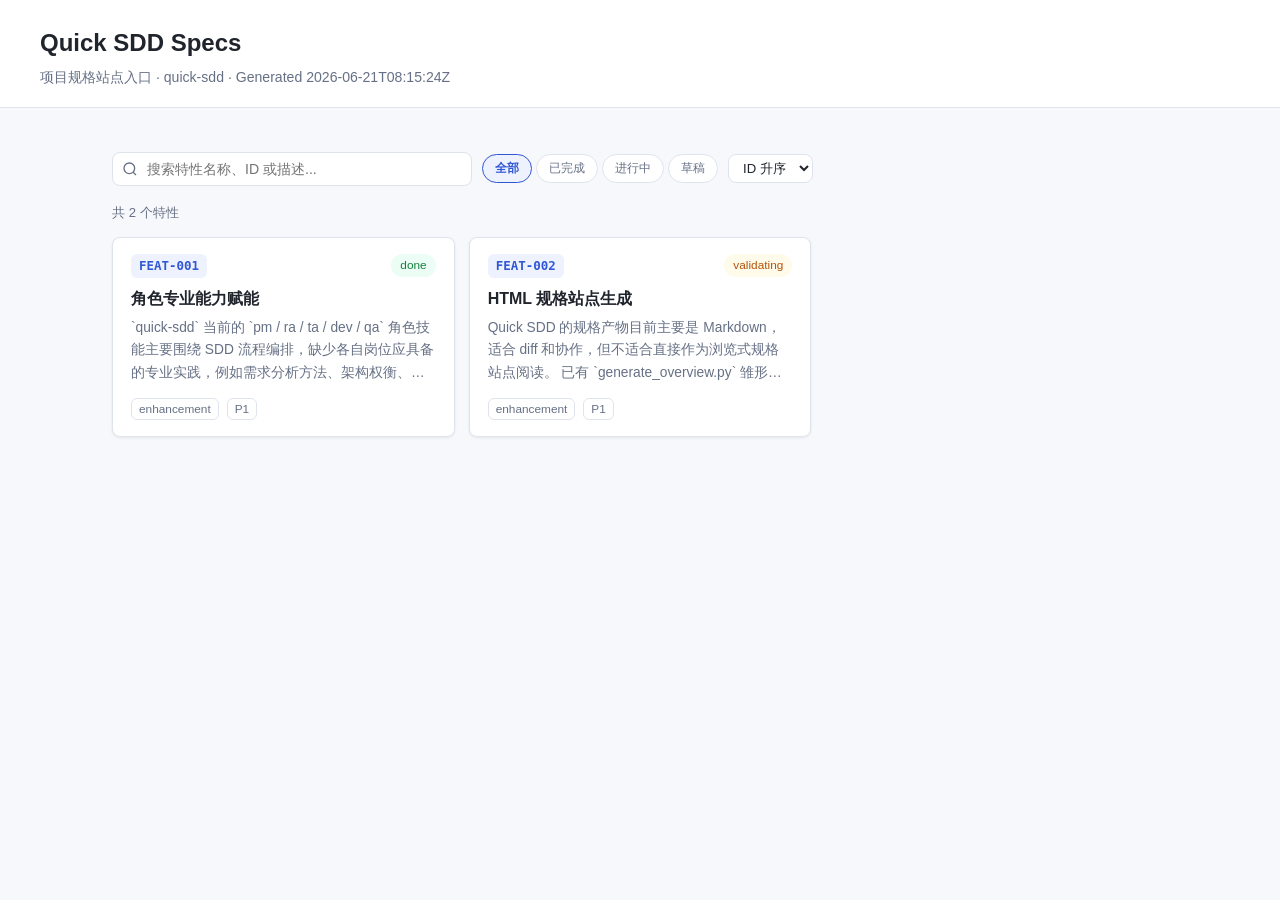
<file: codespec/index.html>
<!DOCTYPE html>
<html lang="zh-CN">
<head>
<meta charset="UTF-8">
<meta name="viewport" content="width=device-width,initial-scale=1.0">
<title>Quick SDD Specs</title>
<style>/* Quick SDD Specs Index — Canonical CSS Template
 * Source of truth: skills/quick-sdd/templates/html/index.css
 * Any project using quick-sdd reads from this file to ensure style consistency.
 * Edit this file to change the index page design; do NOT edit the Python script's CSS string.
 */
*, *::before, *::after {
  box-sizing: border-box;
}

:root {
  --bg: #f7f8fb;
  --surface: #fff;
  --border: #dfe4ec;
  --text: #20242c;
  --muted: #667085;
  --accent: #3158d4;
  --accent-bg: #eef2ff;
  --done: #15803d;
  --draft: #64748b;
  --shadow: 0 1px 3px rgba(16, 24, 40, .08);
  --radius: 8px;
  --radius-lg: 12px;
}

body {
  margin: 0;
  background: var(--bg);
  color: var(--text);
  font-family: -apple-system, BlinkMacSystemFont, "Segoe UI", Roboto, "Noto Sans SC", "Microsoft YaHei", sans-serif;
  line-height: 1.6;
}

header {
  padding: 24px 40px 18px;
  border-bottom: 1px solid var(--border);
  background: var(--surface);
}

main {
  max-width: 1120px;
  margin: 0 auto;
  padding: 24px 32px 64px;
}

h1 {
  margin: 0 0 4px;
  font-size: 1.5rem;
  letter-spacing: 0;
}

.meta {
  color: var(--muted);
  font-size: .88rem;
}

/* ── Controls ── */
.controls {
  display: flex;
  gap: 10px;
  align-items: center;
  margin: 20px 0 16px;
  flex-wrap: wrap;
}

.search-box {
  position: relative;
  flex: 1;
  min-width: 200px;
  max-width: 360px;
}

.search-box input {
  width: 100%;
  padding: 8px 12px 8px 34px;
  border: 1px solid var(--border);
  border-radius: var(--radius);
  font-size: .88rem;
  background: var(--surface);
  color: var(--text);
  outline: none;
  transition: border-color .15s;
}

.search-box input:focus {
  border-color: var(--accent);
}

.search-box svg {
  position: absolute;
  left: 10px;
  top: 50%;
  transform: translateY(-50%);
  color: var(--muted);
  pointer-events: none;
}

.filter-group {
  display: flex;
  gap: 4px;
  flex-wrap: wrap;
}

.filter-btn {
  padding: 5px 12px;
  border: 1px solid var(--border);
  border-radius: 999px;
  background: var(--surface);
  font-size: .78rem;
  color: var(--muted);
  cursor: pointer;
  transition: all .15s;
  white-space: nowrap;
}

.filter-btn:hover {
  border-color: #b8c3d8;
  color: var(--text);
}

.filter-btn.active {
  background: var(--accent-bg);
  border-color: var(--accent);
  color: var(--accent);
  font-weight: 600;
}

.sort-select {
  padding: 5px 10px;
  border: 1px solid var(--border);
  border-radius: var(--radius);
  font-size: .82rem;
  background: var(--surface);
  color: var(--text);
  cursor: pointer;
  outline: none;
}

.result-info {
  font-size: .82rem;
  color: var(--muted);
  margin-bottom: 14px;
}

/* ── Grid ── */
.grid {
  display: grid;
  grid-template-columns: repeat(auto-fill, minmax(280px, 1fr));
  gap: 14px;
}

.card {
  display: flex;
  flex-direction: column;
  text-decoration: none;
  color: inherit;
  background: var(--surface);
  border: 1px solid var(--border);
  border-radius: var(--radius);
  padding: 16px 18px;
  box-shadow: var(--shadow);
  min-height: 156px;
  transition: border-color .15s, box-shadow .15s;
}

.card:hover {
  border-color: #b8c3d8;
  box-shadow: 0 2px 8px rgba(16, 24, 40, .1);
}

.card-head {
  display: flex;
  gap: 8px;
  align-items: center;
  margin-bottom: 8px;
}

.id {
  font-family: "SF Mono", Consolas, monospace;
  font-weight: 700;
  color: var(--accent);
  background: var(--accent-bg);
  border-radius: 6px;
  padding: 2px 8px;
  font-size: .78rem;
}

.status {
  margin-left: auto;
  border-radius: 999px;
  padding: 2px 9px;
  font-size: .74rem;
  background: #f1f5f9;
  color: var(--draft);
}

.status.done, .status.accepted, .status.pass {
  background: #ecfdf5;
  color: var(--done);
}

.status.ready, .status.validating, .status.draft {
  background: #fffbeb;
  color: #b45309;
}

.title {
  font-size: 1rem;
  font-weight: 700;
  margin-bottom: 6px;
}

.desc {
  font-size: .86rem;
  color: var(--muted);
  display: -webkit-box;
  -webkit-line-clamp: 3;
  -webkit-box-orient: vertical;
  overflow: hidden;
  flex: 1;
}

.foot {
  display: flex;
  gap: 8px;
  flex-wrap: wrap;
  margin-top: 14px;
}

.tag {
  font-size: .74rem;
  color: var(--muted);
  border: 1px solid var(--border);
  border-radius: 6px;
  padding: 1px 7px;
}

/* ── Pagination ── */
.pagination {
  display: flex;
  justify-content: center;
  align-items: center;
  gap: 6px;
  margin-top: 28px;
  flex-wrap: wrap;
}

.page-btn {
  width: 34px;
  height: 34px;
  display: flex;
  align-items: center;
  justify-content: center;
  border: 1px solid var(--border);
  border-radius: var(--radius);
  background: var(--surface);
  font-size: .84rem;
  color: var(--text);
  cursor: pointer;
  transition: all .15s;
}

.page-btn:hover {
  border-color: var(--accent);
  color: var(--accent);
}

.page-btn.active {
  background: var(--accent);
  border-color: var(--accent);
  color: #fff;
  font-weight: 600;
}

.page-btn:disabled {
  opacity: .4;
  cursor: default;
  pointer-events: none;
}

.page-ellipsis {
  padding: 0 4px;
  color: var(--muted);
  font-size: .84rem;
}

.empty-state {
  text-align: center;
  padding: 60px 20px;
  color: var(--muted);
}

.empty-state svg {
  margin-bottom: 12px;
  opacity: .4;
}

.empty-state p {
  font-size: .95rem;
}

/* ── Responsive ── */
@media (max-width: 640px) {
  header {
    padding: 20px 20px 16px;
  }

  main {
    padding: 20px 16px 48px;
  }

  .controls {
    gap: 8px;
  }

  .search-box {
    max-width: none;
    min-width: 0;
  }

  .grid {
    grid-template-columns: 1fr;
  }
}
</style>
</head>
<body>
<header>
  <h1>Quick SDD Specs</h1>
  <div class="meta">项目规格站点入口 · quick-sdd · Generated 2026-06-21T08:15:24Z</div>
</header>
<main>
  <div class="controls">
    <div class="search-box">
      <svg width="16" height="16" viewBox="0 0 24 24" fill="none" stroke="currentColor" stroke-width="2"><circle cx="11" cy="11" r="8"/><line x1="21" y1="21" x2="16.65" y2="16.65"/></svg>
      <input type="text" id="searchInput" placeholder="搜索特性名称、ID 或描述..." autocomplete="off">
    </div>
    <div class="filter-group" id="statusFilter">
      <button class="filter-btn active" data-status="all">全部</button>
      <button class="filter-btn" data-status="done">已完成</button>
      <button class="filter-btn" data-status="ready">进行中</button>
      <button class="filter-btn" data-status="draft">草稿</button>
    </div>
    <select class="sort-select" id="sortSelect">
      <option value="id-asc">ID 升序</option>
      <option value="id-desc">ID 降序</option>
      <option value="priority">优先级</option>
      <option value="status">状态</option>
      <option value="title">名称</option>
    </select>
  </div>
  <div class="result-info" id="resultInfo"></div>
  <section class="grid" id="grid"></section>
  <div class="pagination" id="pagination"></div>
</main>
<script>
const FEATURES=[{"id": "FEAT-001", "title": "角色专业能力赋能", "status": "done", "type": "enhancement", "priority": "P1", "description": "`quick-sdd` 当前的 `pm / ra / ta / dev / qa` 角色技能主要围绕 SDD 流程编排，缺少各自岗位应具备的专业实践，例如需求分析方法、架构权衡、工程实现准则、测试与验收策略。 `D:/code/github/claude` 下已经沉淀了多个 agent 项目与角色体系，但这些能力分散在不同仓库、不同目录层级与不同语言版本中，尚未被系统盘点和归纳。 如果直接复制现成 prompt，而不先做角色映射、重复项去重和能力分层，`quick-sdd` ", "href": "specs/FEAT-001-角色专业能力赋能/overview.html"}, {"id": "FEAT-002", "title": "HTML 规格站点生成", "status": "validating", "type": "enhancement", "priority": "P1", "description": "Quick SDD 的规格产物目前主要是 Markdown，适合 diff 和协作，但不适合直接作为浏览式规格站点阅读。 已有 `generate_overview.py` 雏形只能生成单个 feature 的 `overview.html`，尚未接入初始化流程、AGENTS 开关、项目级索引或存量转换命令。 用户希望 HTML 生成默认开启，但可以在 `AGENTS.md` 中关闭自动生成，并保留手动命令触发能力。 后续会提供正式 HTML 模板，因此当前机制需要先固定生成", "href": "specs/FEAT-002-html规格站点生成/overview.html"}];
const PER_PAGE=24;
let currentPage=1;
let filtered=[...FEATURES];

function escHtml(s){const d=document.createElement('div');d.textContent=s;return d.innerHTML}

function statusClass(s){
  const v=s.toLowerCase();
  if(['done','accepted','pass'].includes(v))return 'done';
  if(['ready','validating','draft'].includes(v))return 'ready';
  return '';
}

function priorityOrder(p){
  const m={'P0':0,'P1':1,'P2':2,'P3':3,'P4':4};
  return m[p]??99;
}

function applyFilters(){
  const q=document.getElementById('searchInput').value.toLowerCase().trim();
  const statusBtn=document.querySelector('#statusFilter .filter-btn.active');
  const status=statusBtn?statusBtn.dataset.status:'all';
  const sort=document.getElementById('sortSelect').value;

  filtered=FEATURES.filter(f=>{
    if(status!=='all'){
      const sc=statusClass(f.status);
      if(status==='done'&&sc!=='done')return false;
      if(status==='ready'&&sc!=='ready')return false;
      if(status==='draft'&&sc!=='')return false;
    }
    if(q){
      const hay=(f.id+' '+f.title+' '+f.description+' '+f.type+' '+f.priority).toLowerCase();
      if(!hay.includes(q))return false;
    }
    return true;
  });

  if(sort==='id-asc')filtered.sort((a,b)=>a.id.localeCompare(b.id,undefined,{numeric:true}));
  else if(sort==='id-desc')filtered.sort((a,b)=>b.id.localeCompare(a.id,undefined,{numeric:true}));
  else if(sort==='priority')filtered.sort((a,b)=>priorityOrder(a.priority)-priorityOrder(b.priority));
  else if(sort==='status')filtered.sort((a,b)=>statusClass(a.status).localeCompare(statusClass(b.status)));
  else if(sort==='title')filtered.sort((a,b)=>a.title.localeCompare(b.title,'zh'));

  currentPage=1;
  render();
}

function render(){
  const grid=document.getElementById('grid');
  const info=document.getElementById('resultInfo');
  const pag=document.getElementById('pagination');
  const total=filtered.length;
  const totalPages=Math.max(1,Math.ceil(total/PER_PAGE));
  if(currentPage>totalPages)currentPage=totalPages;
  const start=(currentPage-1)*PER_PAGE;
  const pageItems=filtered.slice(start,start+PER_PAGE);

  info.textContent=total===FEATURES.length
    ?`共 ${total} 个特性`
    :`显示 ${total} / ${FEATURES.length} 个特性`;

  if(total===0){
    grid.innerHTML='<div class="empty-state"><svg width="48" height="48" viewBox="0 0 24 24" fill="none" stroke="currentColor" stroke-width="1.5"><circle cx="11" cy="11" r="8"/><line x1="21" y1="21" x2="16.65" y2="16.65"/></svg><p>没有找到匹配的特性</p></div>';
    pag.innerHTML='';
    return;
  }

  grid.innerHTML=pageItems.map(f=>`<a class="card" href="${escHtml(f.href)}">
<div class="card-head"><span class="id">${escHtml(f.id)}</span><span class="status ${statusClass(f.status)}">${escHtml(f.status)}</span></div>
<div class="title">${escHtml(f.title)}</div>
<div class="desc">${escHtml(f.description)}</div>
<div class="foot"><span class="tag">${escHtml(f.type)}</span><span class="tag">${escHtml(f.priority)}</span></div>
</a>`).join('');

  if(totalPages<=1){pag.innerHTML='';return;}

  let btns=[];
  btns.push(`<button class="page-btn" ${currentPage===1?'disabled':''} onclick="goPage(${currentPage-1})">‹</button>`);

  const range=[];
  if(totalPages<=7){for(let i=1;i<=totalPages;i++)range.push(i);}
  else{
    range.push(1);
    if(currentPage>3)range.push('...');
    for(let i=Math.max(2,currentPage-1);i<=Math.min(totalPages-1,currentPage+1);i++)range.push(i);
    if(currentPage<totalPages-2)range.push('...');
    range.push(totalPages);
  }
  for(const p of range){
    if(p==='...')btns.push('<span class="page-ellipsis">…</span>');
    else btns.push(`<button class="page-btn ${p===currentPage?'active':''}" onclick="goPage(${p})">${p}</button>`);
  }
  btns.push(`<button class="page-btn" ${currentPage===totalPages?'disabled':''} onclick="goPage(${currentPage+1})">›</button>`);
  pag.innerHTML=btns.join('');
}

function goPage(p){currentPage=p;render();window.scrollTo({top:0,behavior:'smooth'});}

document.getElementById('searchInput').addEventListener('input',applyFilters);
document.getElementById('sortSelect').addEventListener('change',applyFilters);
document.getElementById('statusFilter').addEventListener('click',e=>{
  const btn=e.target.closest('.filter-btn');
  if(!btn)return;
  document.querySelectorAll('#statusFilter .filter-btn').forEach(b=>b.classList.remove('active'));
  btn.classList.add('active');
  applyFilters();
});

applyFilters();
</script>
</body>
</html>
</file>
